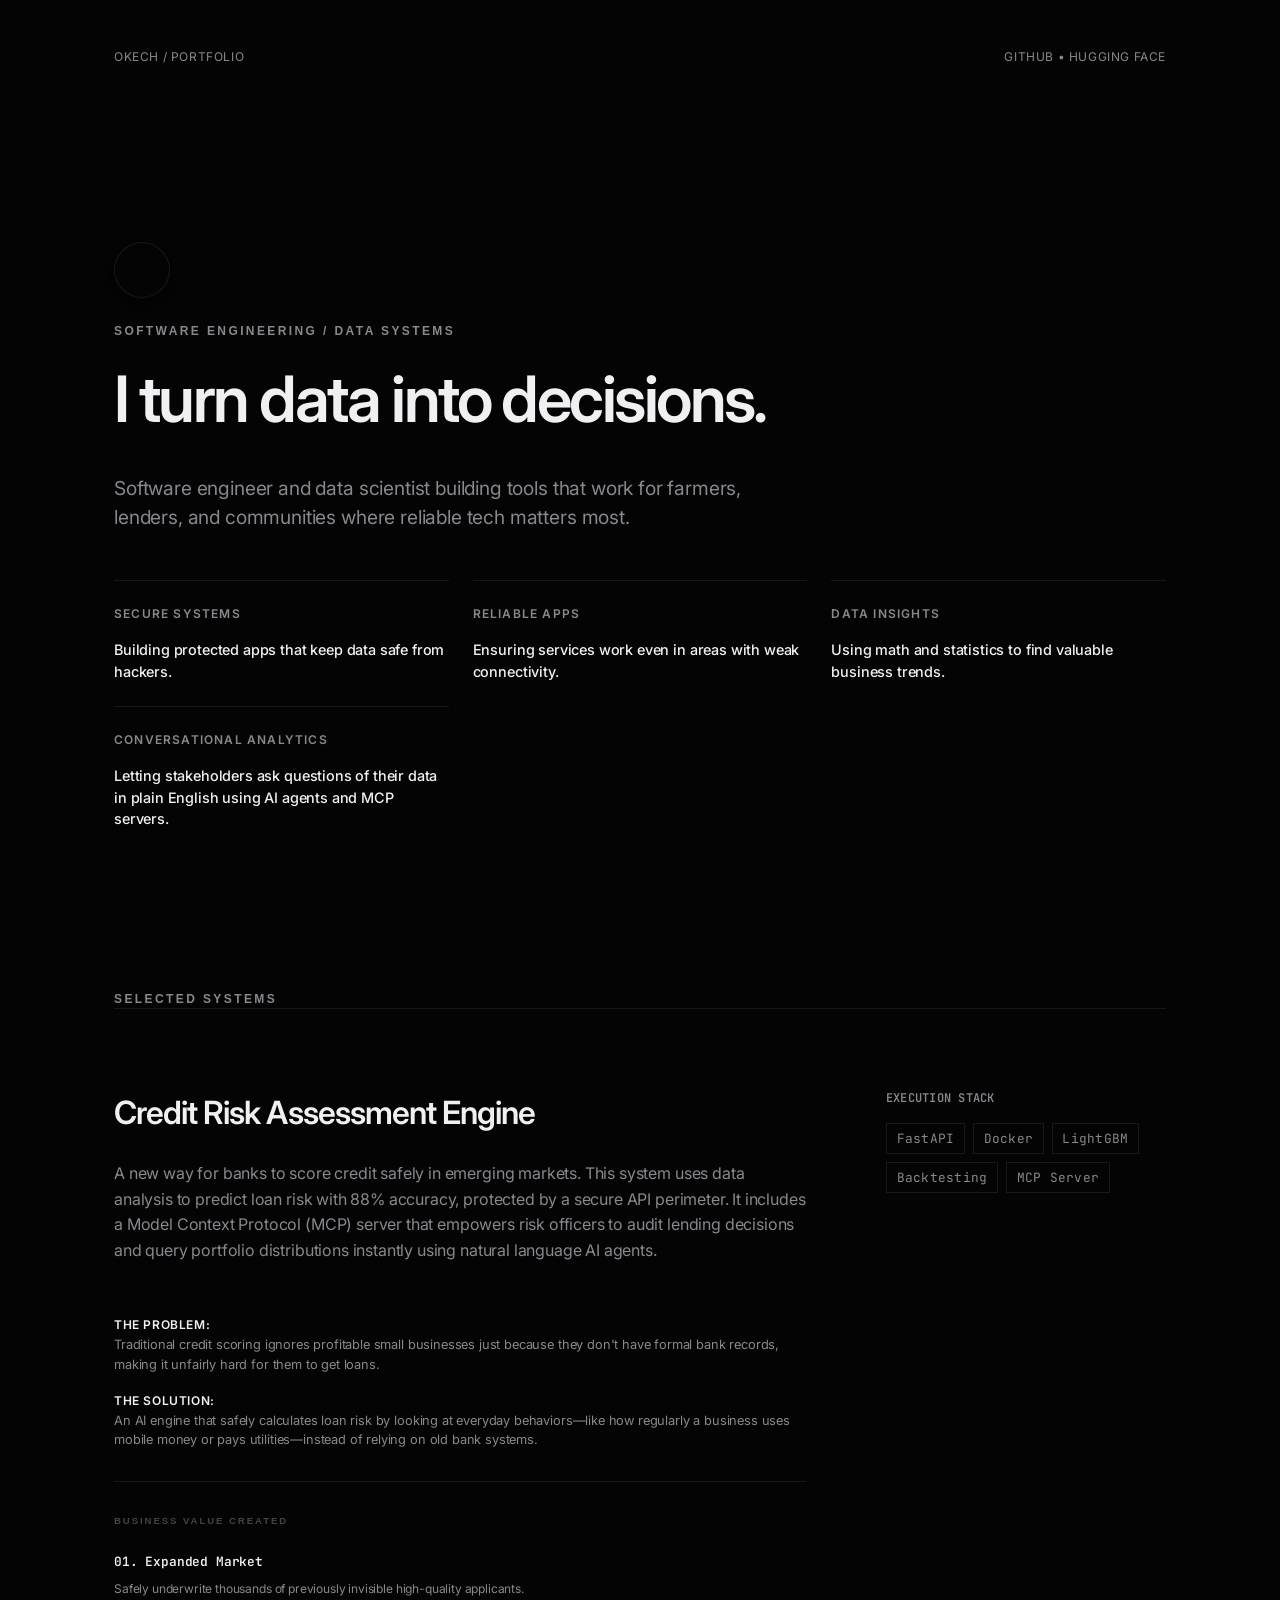
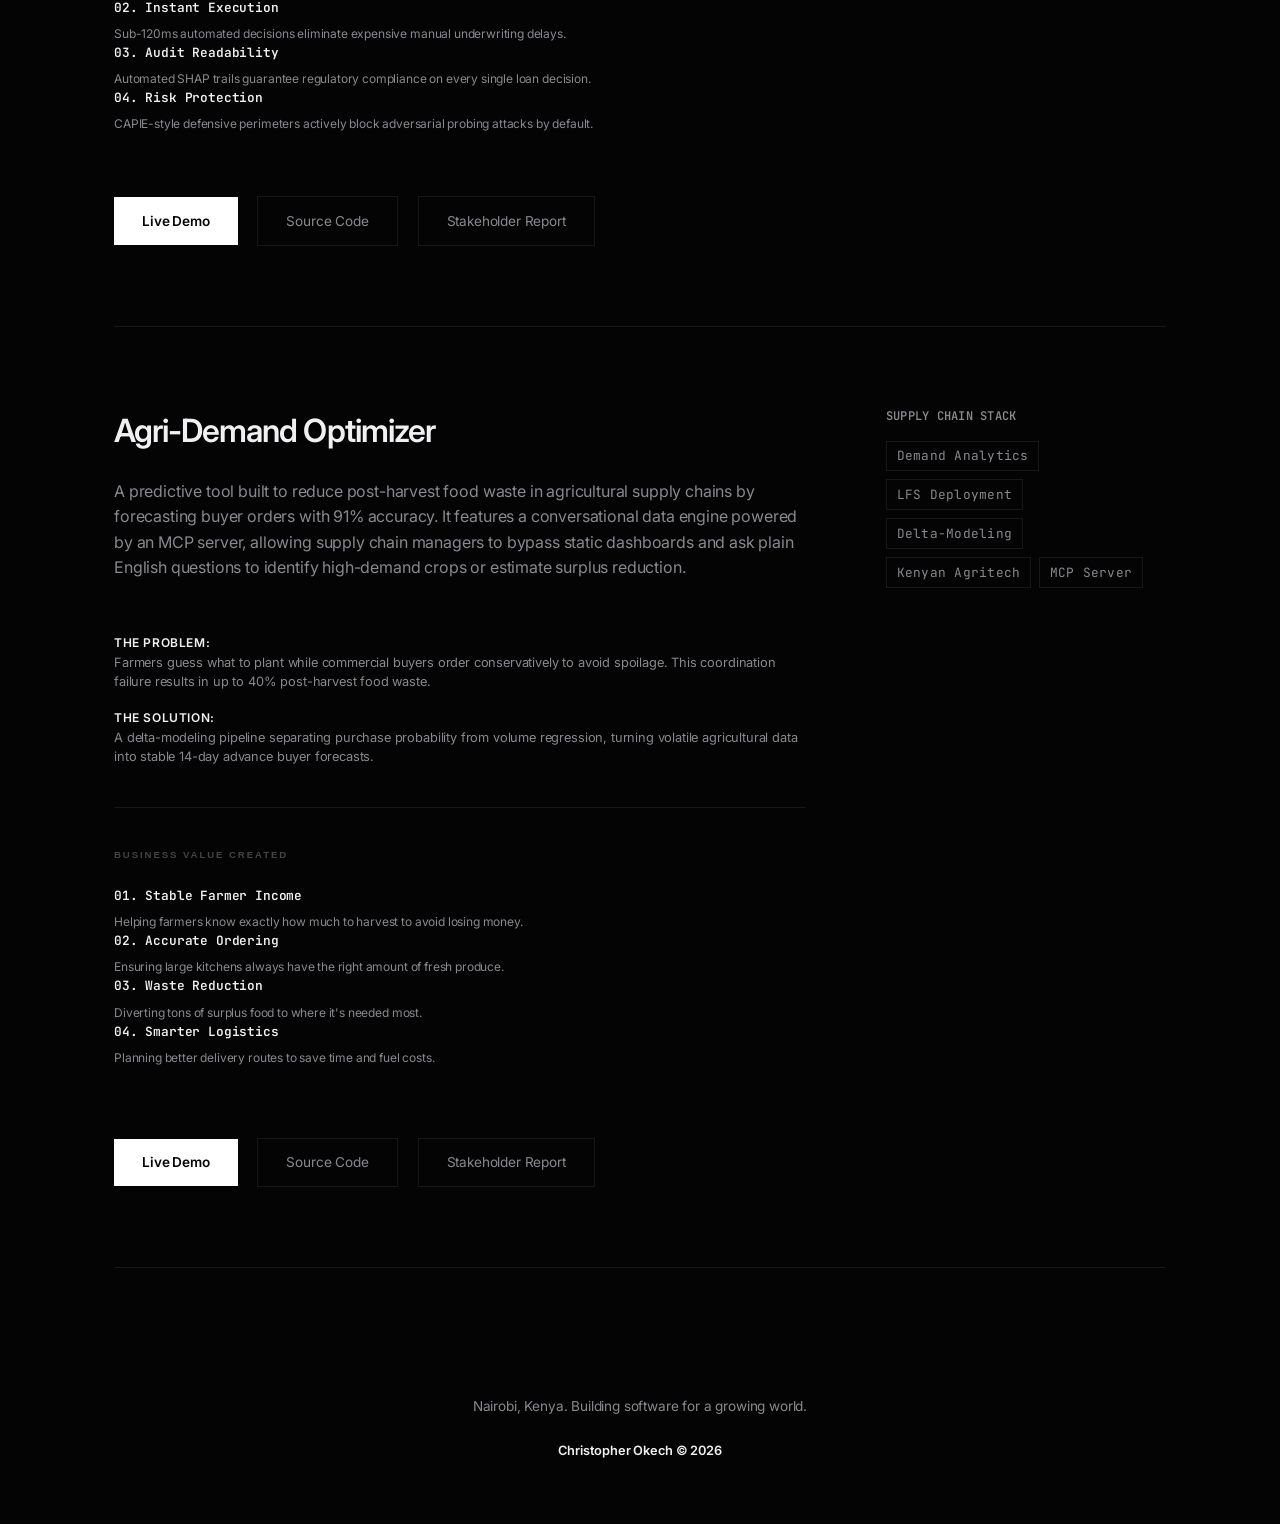
<file: index.html>
<!DOCTYPE html>
<html lang="en">
<head>
    <meta charset="UTF-8">
    <meta name="viewport" content="width=device-width, initial-scale=1.0">
    <title>Christopher Okech | Software Engineer & Data Scientist</title>
    <link rel="stylesheet" href="style.css">
</head>
<body>
    <div class="bg-grid"></div>

    <div class="container">
        <nav>
            <div class="logo">Okech / Portfolio</div>
            <div class="nav-items">
                <a href="https://github.com/okech-christopher" class="nav-link">GitHub</a> • 
                <a href="https://huggingface.co/okechobonyo" class="nav-link">Hugging Face</a>
            </div>
        </nav>

        <section class="hero">
            <div class="profile-avatar" style="width: 56px; height: 56px; border-radius: 50%; background-color: var(--bg-color); display: flex; align-items: center; justify-content: center; border: 1px solid var(--border-color); margin-bottom: 1.5rem; box-shadow: 0 4px 12px rgba(0,0,0,0.03);">
                <!-- Minimalist Nano Banana SVG -->
                <svg width="28" height="28" viewBox="0 0 24 24" fill="none" stroke="var(--navy)" stroke-width="1.5" stroke-linecap="round" stroke-linejoin="round">
                    <path d="M4 13c1.5-6 10-8 15-2 2 2.5 2 6 0 8.5-1.5 2-4 2.5-7 1-4-2-7.5-4.5-8-7.5z"/>
                </svg>
            </div>
            <span class="hero-label">Software Engineering / Data Systems</span>
            <h1>I turn data into decisions.</h1>
            <p class="description">
                Software engineer and data scientist building tools that work for farmers, lenders, and communities where reliable tech matters most.
            </p>
            
            <div class="stack-grid">
                <div class="stack-card">
                    <h3>Secure Systems</h3>
                    <p>Building protected apps that keep data safe from hackers.</p>
                </div>
                <div class="stack-card">
                    <h3>Reliable Apps</h3>
                    <p>Ensuring services work even in areas with weak connectivity.</p>
                </div>
                <div class="stack-card">
                    <h3>Data Insights</h3>
                    <p>Using math and statistics to find valuable business trends.</p>
                </div>
                <div class="stack-card">
                    <h3>Conversational Analytics</h3>
                    <p>Letting stakeholders ask questions of their data in plain English using AI agents and MCP servers.</p>
                </div>
            </div>
        </section>

        <main id="work">
            <h2 class="hero-label" style="margin-bottom: 0;">Selected Systems</h2>

            <article class="project-card">
                <div class="project-info">
                    <h3>Credit Risk Assessment Engine</h3>
                    <p class="summary">
                        A new way for banks to score credit safely in emerging markets. This system uses data analysis to predict loan risk with 88% accuracy, protected by a secure API perimeter. It includes a Model Context Protocol (MCP) server that empowers risk officers to audit lending decisions and query portfolio distributions instantly using natural language AI agents.
                    </p>

                    <div class="problem-solution" style="margin-top: 1.5rem;">
                        <span style="font-weight: 600; font-size: 0.75rem; color: var(--text-primary); text-transform: uppercase; letter-spacing: 0.05em;">The Problem:</span>
                        <p style="font-size: 0.8rem; line-height: 1.5; color: var(--text-secondary); margin-bottom: 0.8rem;">Traditional credit scoring ignores profitable small businesses just because they don't have formal bank records, making it unfairly hard for them to get loans.</p>
                        
                        <span style="font-weight: 600; font-size: 0.75rem; color: var(--text-primary); text-transform: uppercase; letter-spacing: 0.05em;">The Solution:</span>
                        <p style="font-size: 0.8rem; line-height: 1.5; color: var(--text-secondary); margin-bottom: 2rem;">An AI engine that safely calculates loan risk by looking at everyday behaviors—like how regularly a business uses mobile money or pays utilities—instead of relying on old bank systems.</p>
                    </div>
                    
                    <div class="value-framework" style="border-top: 1px solid var(--border-color); padding-top: 2rem; margin-bottom: 2rem;">
                        <h4 class="hero-label" style="font-size: 0.6rem; color: #444; margin-bottom: 1.5rem;">Business Value Created</h4>
                        <div class="grid" style="grid-template-columns: 1fr 1fr; gap: 2rem;">
                            <div class="value-item">
                                <h5 style="font-size: 0.8rem; font-weight: 600; color: var(--text-primary); margin-bottom: 0.5rem; font-family: 'JetBrains Mono';">01. Expanded Market</h5>
                                <p style="font-size: 0.75rem; color: var(--text-secondary); line-height: 1.5;">Safely underwrite thousands of previously invisible high-quality applicants.</p>
                            </div>
                            <div class="value-item">
                                <h5 style="font-size: 0.8rem; font-weight: 600; color: var(--text-primary); margin-bottom: 0.5rem; font-family: 'JetBrains Mono';">02. Instant Execution</h5>
                                <p style="font-size: 0.75rem; color: var(--text-secondary); line-height: 1.5;">Sub-120ms automated decisions eliminate expensive manual underwriting delays.</p>
                            </div>
                            <div class="value-item">
                                <h5 style="font-size: 0.8rem; font-weight: 600; color: var(--text-primary); margin-bottom: 0.5rem; font-family: 'JetBrains Mono';">03. Audit Readability</h5>
                                <p style="font-size: 0.75rem; color: var(--text-secondary); line-height: 1.5;">Automated SHAP trails guarantee regulatory compliance on every single loan decision.</p>
                            </div>
                            <div class="value-item">
                                <h5 style="font-size: 0.8rem; font-weight: 600; color: var(--text-primary); margin-bottom: 0.5rem; font-family: 'JetBrains Mono';">04. Risk Protection</h5>
                                <p style="font-size: 0.75rem; color: var(--text-secondary); line-height: 1.5;">CAPIE-style defensive perimeters actively block adversarial probing attacks by default.</p>
                            </div>
                        </div>
                    </div>
                    <div class="links">
                        <a href="https://huggingface.co/spaces/okechobonyo/sme-credit-scoring" class="cta-button" target="_blank">Live Demo</a>
                        <a href="https://github.com/okech-christopher/-sme-credit-scoring" class="secondary-button" target="_blank">Source Code</a>
                        <a href="credit_report.html" class="secondary-button" target="_blank">Stakeholder Report</a>
                    </div>
                </div>
                <div class="project-meta">
                    <h4>Execution Stack</h4>
                    <div class="tag-cloud">
                        <span class="tag">FastAPI</span>
                        <span class="tag">Docker</span>
                        <span class="tag">LightGBM</span>
                        <span class="tag">Backtesting</span>
                        <span class="tag">MCP Server</span>
                    </div>
                </div>
            </article>
            <article class="project-card">
                <div class="project-info">
                    <h3>Agri-Demand Optimizer</h3>
                    <p class="summary">
                        A predictive tool built to reduce post-harvest food waste in agricultural supply chains by forecasting buyer orders with 91% accuracy. It features a conversational data engine powered by an MCP server, allowing supply chain managers to bypass static dashboards and ask plain English questions to identify high-demand crops or estimate surplus reduction.
                    </p>

                    <div class="problem-solution" style="margin-top: 1.5rem;">
                        <span style="font-weight: 600; font-size: 0.75rem; color: var(--text-primary); text-transform: uppercase; letter-spacing: 0.05em;">The Problem:</span>
                        <p style="font-size: 0.8rem; line-height: 1.5; color: var(--text-secondary); margin-bottom: 0.8rem;">Farmers guess what to plant while commercial buyers order conservatively to avoid spoilage. This coordination failure results in up to 40% post-harvest food waste.</p>
                        
                        <span style="font-weight: 600; font-size: 0.75rem; color: var(--text-primary); text-transform: uppercase; letter-spacing: 0.05em;">The Solution:</span>
                        <p style="font-size: 0.8rem; line-height: 1.5; color: var(--text-secondary);">A delta-modeling pipeline separating purchase probability from volume regression, turning volatile agricultural data into stable 14-day advance buyer forecasts.</p>
                    </div>
                    
                    <div class="value-framework" style="margin-top: 2.5rem; border-top: 1px solid var(--border-color); padding-top: 2.5rem;">
                        <h4 class="hero-label" style="font-size: 0.6rem; color: #444; margin-bottom: 1.5rem;">Business Value Created</h4>
                        <div class="grid" style="grid-template-columns: 1fr 1fr; gap: 2rem; margin-top: 1rem;">
                            <div class="value-item">
                                <h5 style="font-size: 0.8rem; font-weight: 600; color: var(--text-primary); margin-bottom: 0.5rem; font-family: 'JetBrains Mono';">01. Stable Farmer Income</h5>
                                <p style="font-size: 0.75rem; color: var(--text-secondary); line-height: 1.5;">Helping farmers know exactly how much to harvest to avoid losing money.</p>
                            </div>
                            <div class="value-item">
                                <h5 style="font-size: 0.8rem; font-weight: 600; color: var(--text-primary); margin-bottom: 0.5rem; font-family: 'JetBrains Mono';">02. Accurate Ordering</h5>
                                <p style="font-size: 0.75rem; color: var(--text-secondary); line-height: 1.5;">Ensuring large kitchens always have the right amount of fresh produce.</p>
                            </div>
                            <div class="value-item">
                                <h5 style="font-size: 0.8rem; font-weight: 600; color: var(--text-primary); margin-bottom: 0.5rem; font-family: 'JetBrains Mono';">03. Waste Reduction</h5>
                                <p style="font-size: 0.75rem; color: var(--text-secondary); line-height: 1.5;">Diverting tons of surplus food to where it's needed most.</p>
                            </div>
                            <div class="value-item">
                                <h5 style="font-size: 0.8rem; font-weight: 600; color: var(--text-primary); margin-bottom: 0.5rem; font-family: 'JetBrains Mono';">04. Smarter Logistics</h5>
                                <p style="font-size: 0.75rem; color: var(--text-secondary); line-height: 1.5;">Planning better delivery routes to save time and fuel costs.</p>
                            </div>
                        </div>
                    </div>

                    <div class="links" style="margin-top: 2.5rem;">
                        <a href="https://huggingface.co/spaces/okechobonyo/farm-to-feed-elite" class="cta-button" target="_blank">Live Demo</a>
                        <a href="https://github.com/okech-christopher/farm-to-feed-quant" class="secondary-button" target="_blank">Source Code</a>
                        <a href="farm_report.html" class="secondary-button" target="_blank">Stakeholder Report</a>
                    </div>
                </div>
                <div class="project-meta">
                    <h4>Supply Chain Stack</h4>
                    <div class="tag-cloud">
                        <span class="tag">Demand Analytics</span>
                        <span class="tag">LFS Deployment</span>
                        <span class="tag">Delta-Modeling</span>
                        <span class="tag">Kenyan Agritech</span>
                        <span class="tag">MCP Server</span>
                    </div>
                </div>
            </article>

        </main>

        <footer>
            <div class="container">
                <p>Nairobi, Kenya. Building software for a growing world.</p>
                <p style="margin-top: 1.5rem; font-weight: 600; font-size: 0.8rem; color: var(--text-primary);">Christopher Okech &copy; 2026</p>
            </div>
        </footer>
    </div>
</body>
</html>
</file>
<file: style.css>
@import url('https://fonts.googleapis.com/css2?family=Inter:wght@400;500;600;700&family=JetBrains+Mono:wght@400;500;600&display=swap');

:root {
    --bg-color: #040405; /* Deeper obsidian */
    --surface-color: #0a0a0c;
    --border-color: rgba(255, 255, 255, 0.08); /* Hairline effect */
    --text-primary: #f0f0f2;
    --text-secondary: #88888e;
    --accent-color: #ffffff;
    --accent-dim: #2a2a2e;
    --transition-fast: 0.2s cubic-bezier(0.2, 0, 0, 1);
    --transition-standard: 0.5s cubic-bezier(0.16, 1, 0.3, 1);
}

* {
    margin: 0;
    padding: 0;
    box-sizing: border-box;
}

body {
    background-color: var(--bg-color);
    color: var(--text-primary);
    font-family: 'Inter', -apple-system, system-ui, sans-serif;
    -webkit-font-smoothing: antialiased;
    line-height: 1.5;
    letter-spacing: -0.01em;
}

.bg-grid {
    position: fixed;
    inset: 0;
    background-image: 
        radial-gradient(circle at center, rgba(255, 255, 255, 0.03) 1px, transparent 1px);
    background-size: 40px 40px;
    z-index: -1;
    opacity: 0.5;
}

.container {
    max-width: 1100px;
    margin: 0 auto;
    padding: 0 1.5rem;
}

h1, h2, h3, h4, .hero-label {
    font-family: 'Inter', sans-serif;
    letter-spacing: -0.04em;
    font-weight: 600;
}

code, .tag, .hero-label, .project-meta h4 {
    font-family: 'JetBrains Mono', monospace;
    letter-spacing: 0.02em;
}

/* Navigation Placeholder */
nav {
    display: flex;
    justify-content: space-between;
    align-items: center;
    padding: 3rem 0;
    font-size: 0.75rem;
    text-transform: uppercase;
    letter-spacing: 0.05em;
    color: var(--text-secondary);
}

.nav-link {
    color: var(--text-secondary);
    text-decoration: none;
    transition: var(--transition-standard);
}

.nav-link:hover {
    color: var(--text-primary);
}

/* Hero Section */
.hero {
    padding: 8rem 0 6rem;
}

.hero-label {
    display: block;
    font-family: 'Outfit', sans-serif;
    font-weight: 600;
    text-transform: uppercase;
    letter-spacing: 0.2em;
    font-size: 0.75rem;
    color: var(--text-secondary);
    margin-bottom: 1.5rem;
}

.hero h1 {
    font-size: 4rem;
    line-height: 1.1;
    font-weight: 600;
    margin-bottom: 2.5rem;
    max-width: 850px;
    color: var(--text-primary);
}

.hero .description {
    font-size: 1.2rem;
    color: var(--text-secondary);
    max-width: 700px;
    margin-bottom: 3rem;
    font-weight: 400;
}

/* Stats / Philosophy Bar */
.philosophy-bar {
    display: grid;
    grid-template-columns: repeat(auto-fit, minmax(200px, 1fr));
    gap: 1rem;
    margin-bottom: 6rem;
    border-top: 1px solid var(--border-color);
    border-bottom: 1px solid var(--border-color);
    padding: 2rem 0;
}

.stat-item h4 {
    font-size: 0.8rem;
    text-transform: uppercase;
    color: var(--text-secondary);
    margin-bottom: 0.5rem;
    letter-spacing: 0.05em;
}

.stat-item p {
    font-size: 1.1rem;
    font-weight: 600;
}

/* Section Styling */
section {
    padding: 4rem 0;
}

.section-header {
    margin-bottom: 3rem;
}

.section-header h2 {
    font-size: 2rem;
    font-weight: 600;
}

/* Comparison Table Removed for Minimalism */
.stack-grid {
    display: grid;
    grid-template-columns: repeat(3, 1fr);
    gap: 1.5rem;
    margin-bottom: 4rem;
}

.stack-card {
    border-top: 1px solid var(--border-color);
    padding-top: 1.5rem;
}

.stack-card h3 {
    font-size: 0.75rem;
    text-transform: uppercase;
    letter-spacing: 0.1em;
    color: var(--text-secondary);
    margin-bottom: 1rem;
}

.stack-card p {
    font-size: 0.9rem;
    font-weight: 500;
}

/* Project Card Redesign */
.project-card {
    border-top: 1px solid var(--border-color);
    padding: 5rem 0;
    display: grid;
    grid-template-columns: 1fr 280px;
    gap: 5rem;
    transition: var(--transition-fast);
}

.project-card:hover {
    background: rgba(255, 255, 255, 0.01);
}

.project-info h3 {
    font-size: 2rem;
    margin-bottom: 1.5rem;
    letter-spacing: -0.03em;
}

.project-info .summary {
    color: var(--text-secondary);
    font-size: 1rem;
    margin-bottom: 3rem;
    line-height: 1.6;
}

.project-meta h4 {
    font-size: 0.75rem;
    text-transform: uppercase;
    color: var(--text-secondary);
    margin-bottom: 1rem;
}

.tag-cloud {
    display: flex;
    flex-wrap: wrap;
    gap: 0.5rem;
}

.tag {
    font-size: 0.8rem;
    padding: 0.3rem 0.6rem;
    background: var(--bg-color);
    border: 1px solid var(--border-color);
    color: var(--text-secondary);
}

.cta-button {
    display: inline-block;
    padding: 0.85rem 1.75rem;
    background: var(--accent-color);
    color: var(--bg-color);
    text-decoration: none;
    font-weight: 600;
    font-size: 0.85rem;
    margin-top: 2rem;
    transition: var(--transition-fast);
}

.cta-button:hover {
    filter: invert(1);
    transform: translateY(-2px);
}

.secondary-button {
    display: inline-block;
    padding: 0.85rem 1.75rem;
    color: var(--text-secondary);
    text-decoration: none;
    font-size: 0.85rem;
    border: 1px solid var(--border-color);
    margin-left: 1rem;
    transition: var(--transition-fast);
}

.secondary-button:hover {
    border-color: var(--text-primary);
    color: var(--text-primary);
}

/* Footer */
footer {
    padding: 8rem 0 4rem;
    border-top: 1px solid var(--border-color);
    text-align: center;
    color: var(--text-secondary);
    font-size: 0.85rem;
}

@media (max-width: 900px) {
    .hero h1 { font-size: 3rem; }
    .project-card, .comparison-grid { grid-template-columns: 1fr; gap: 2rem; }
}
</file>
